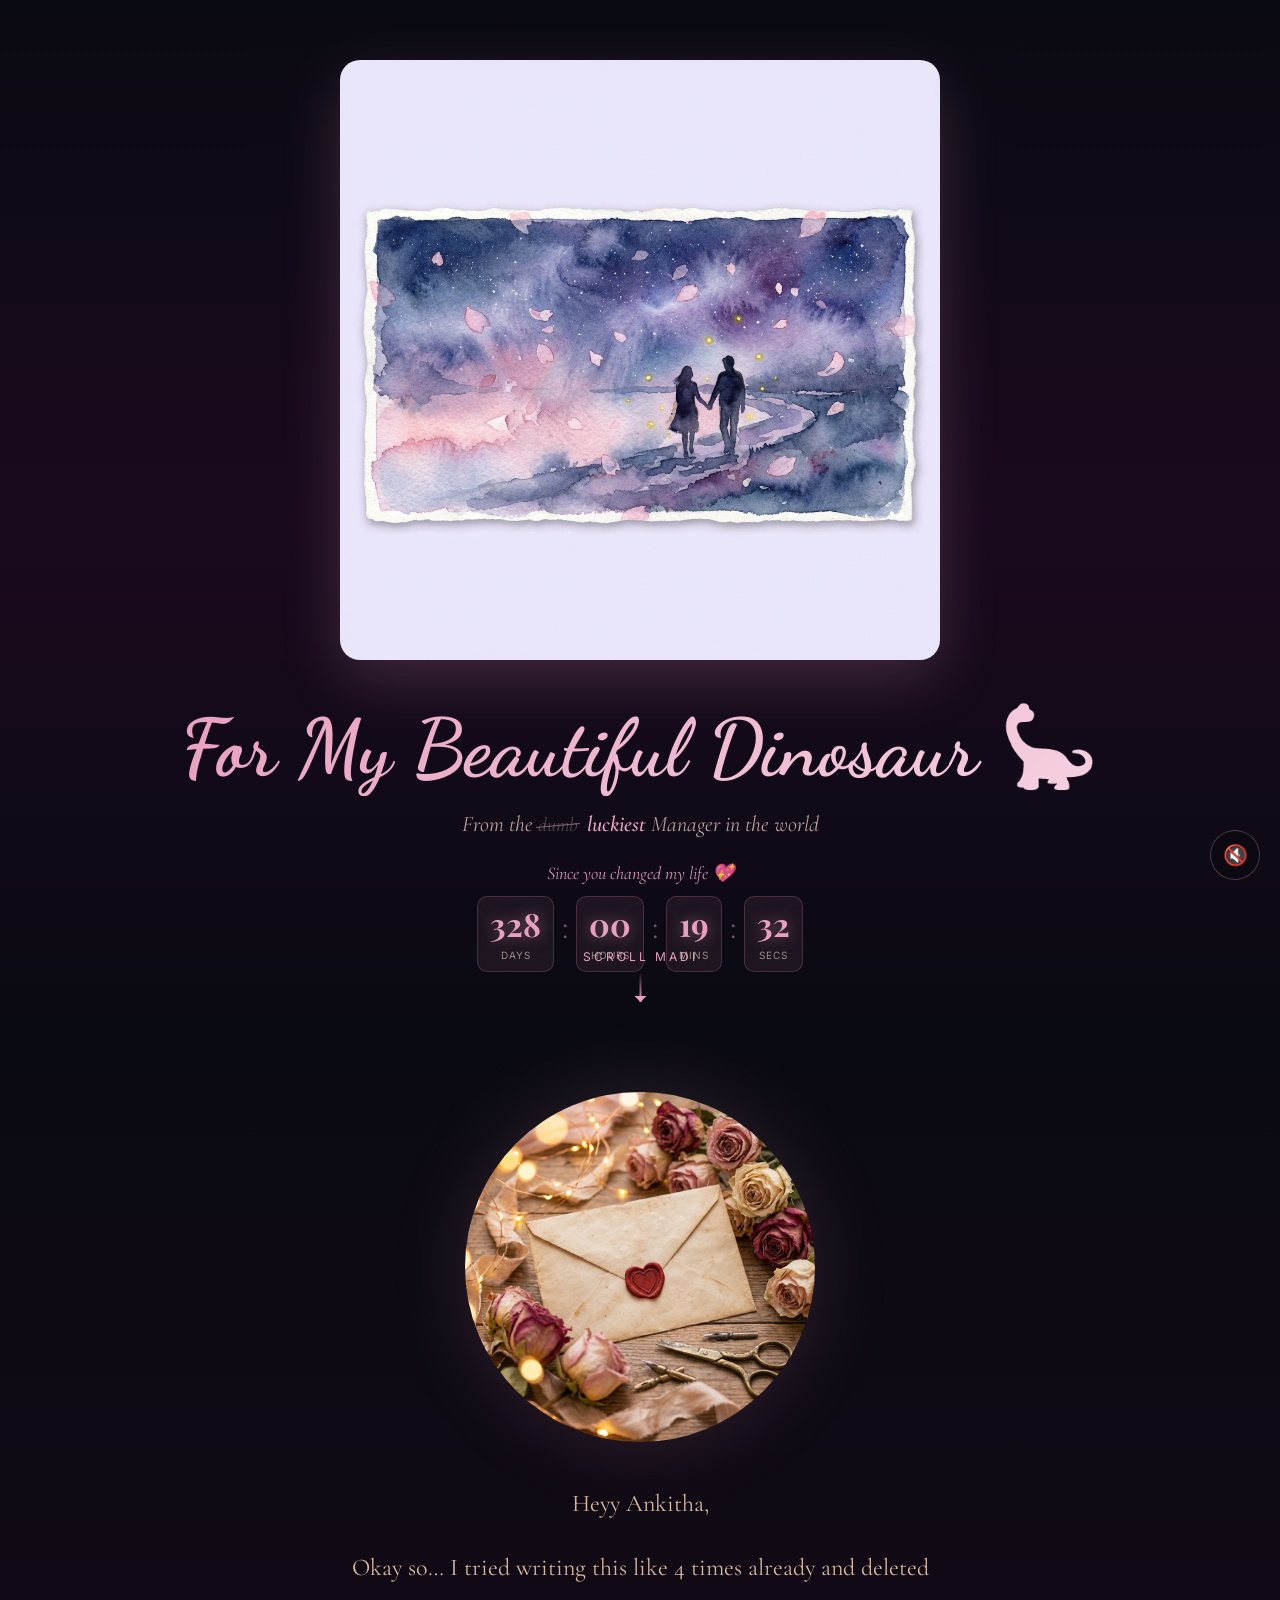
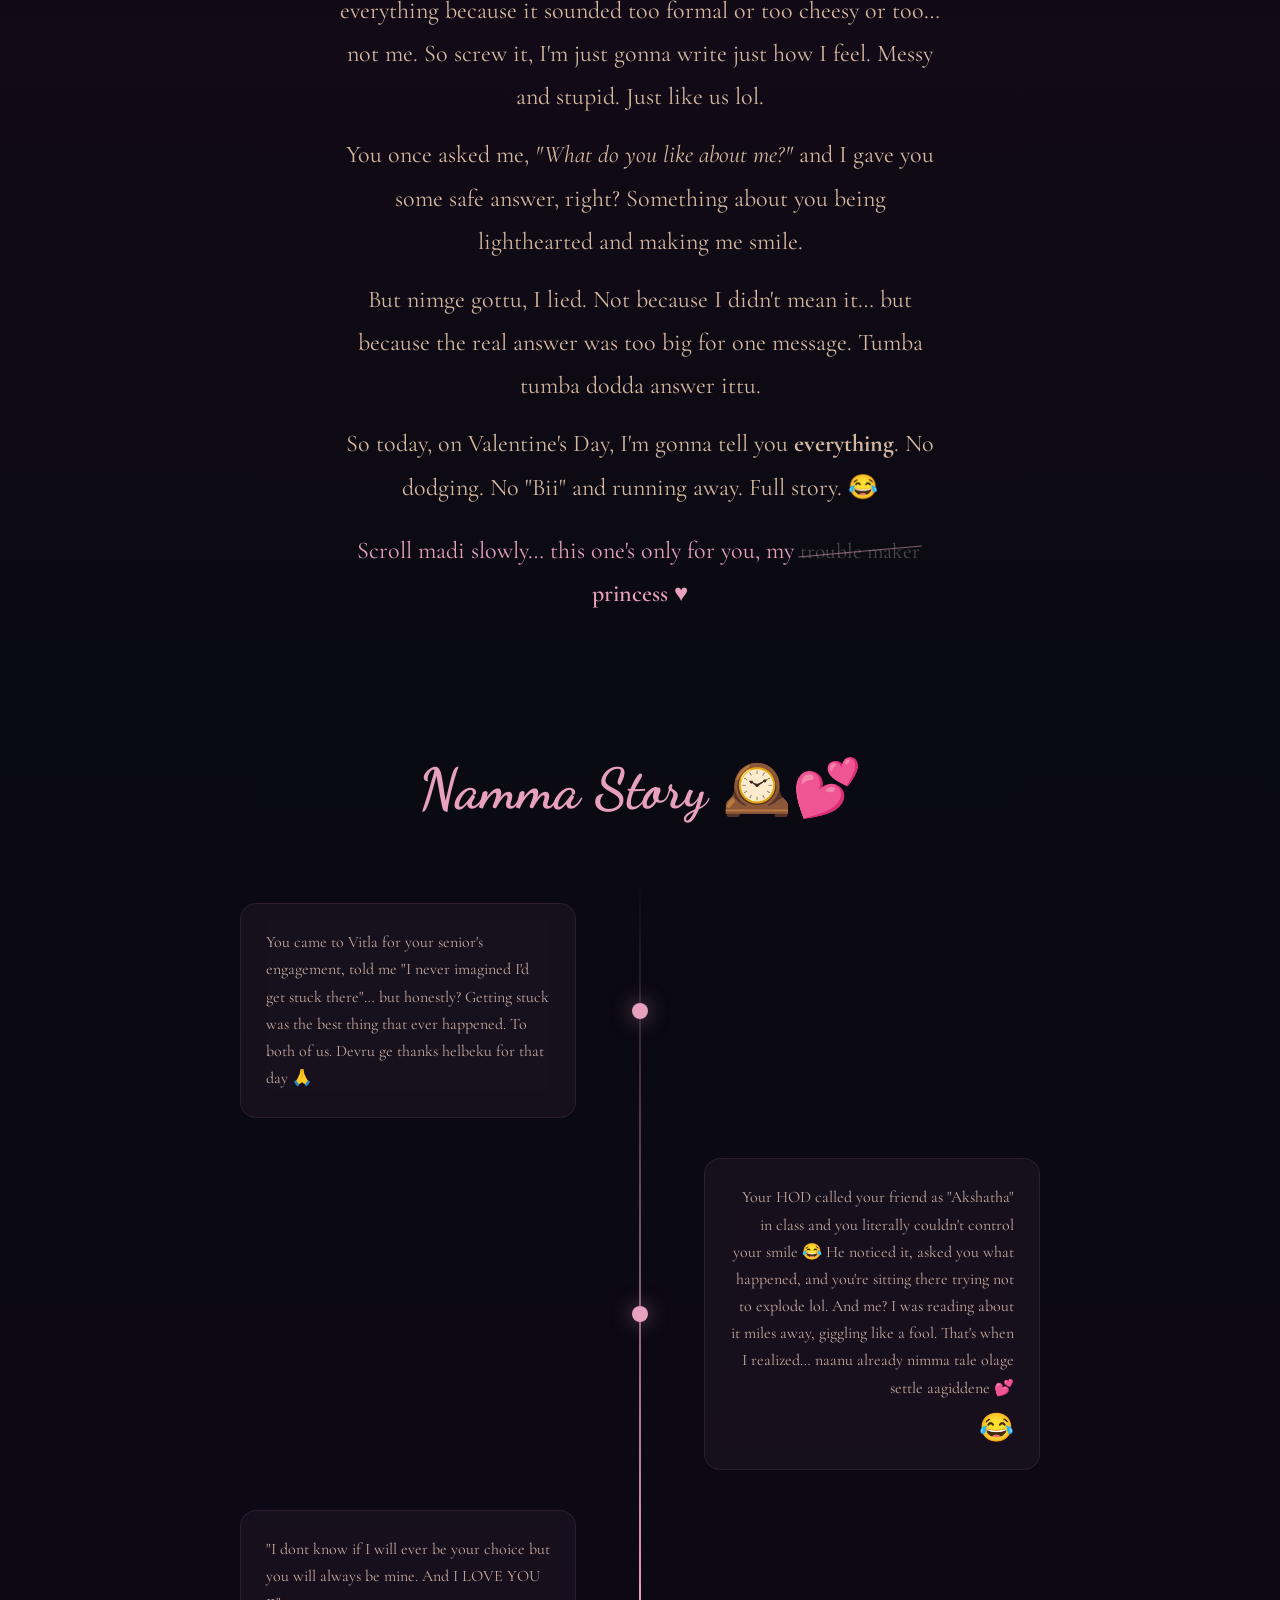
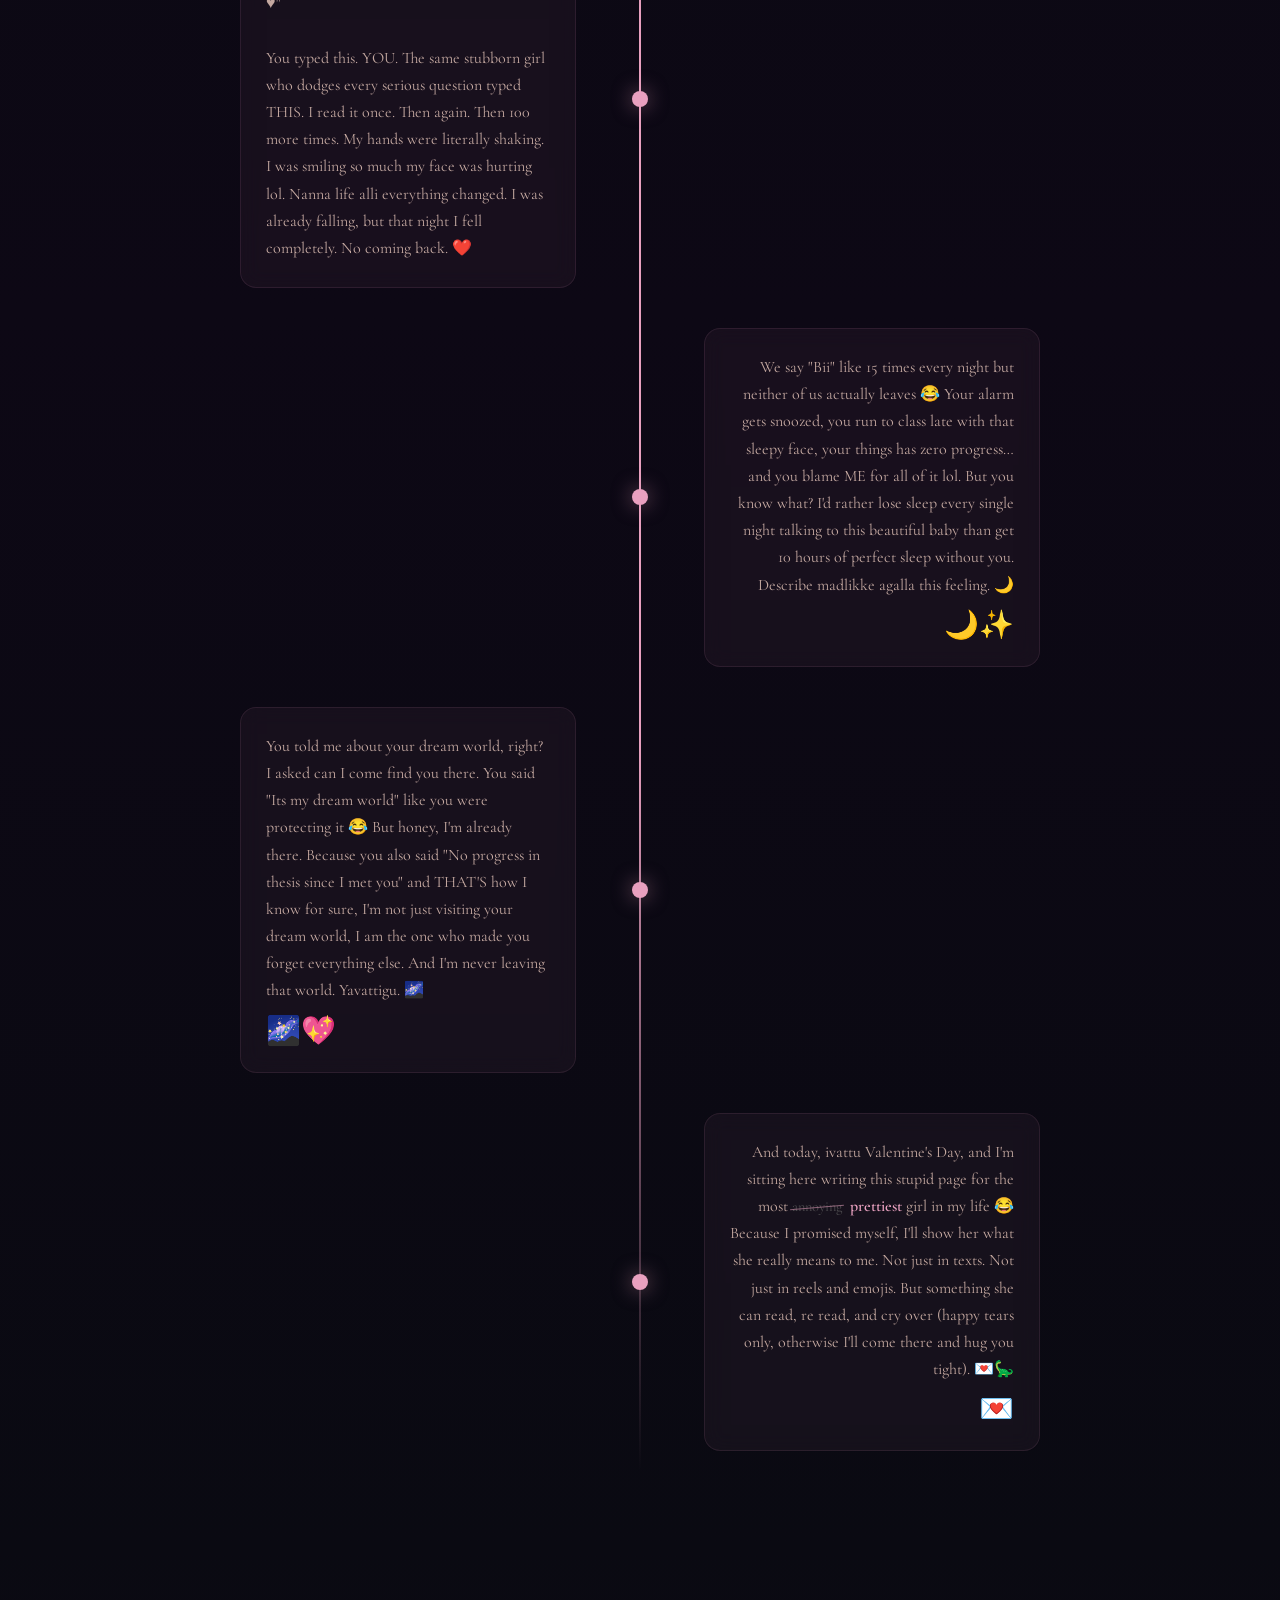
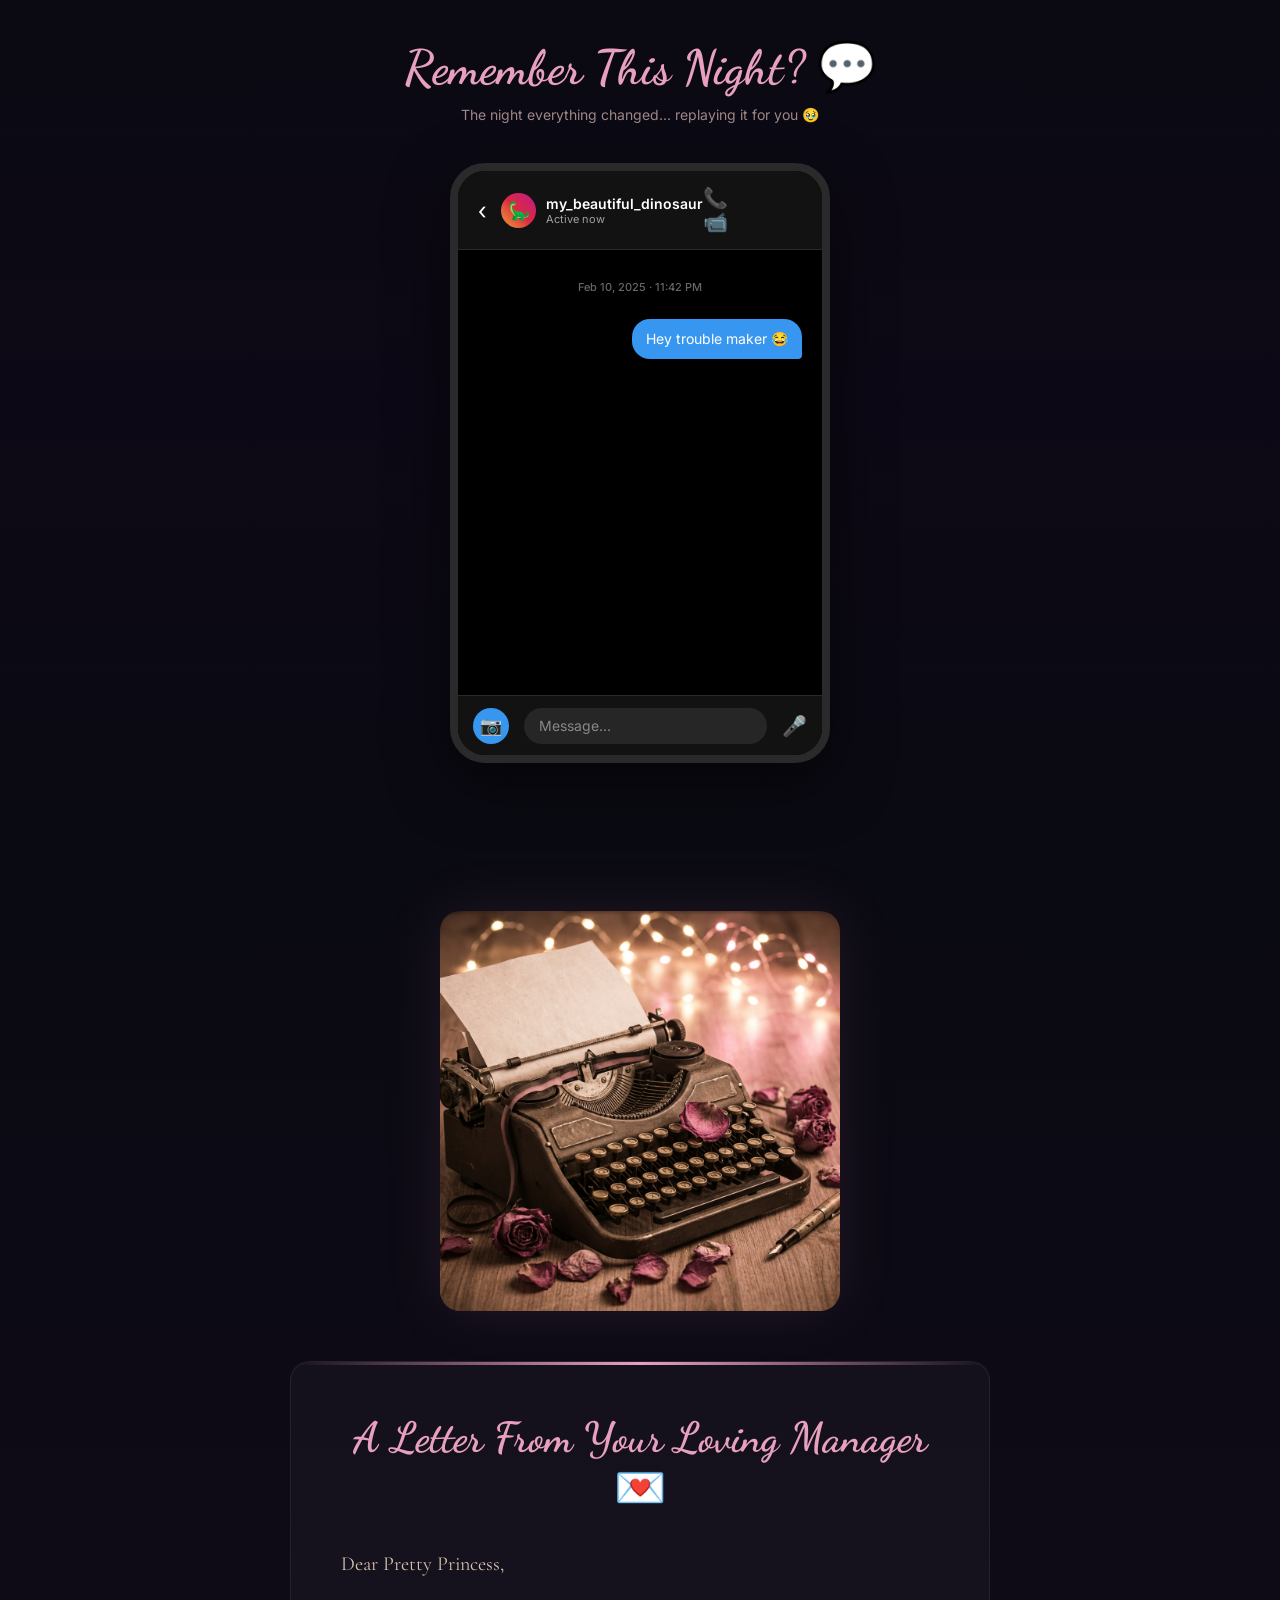
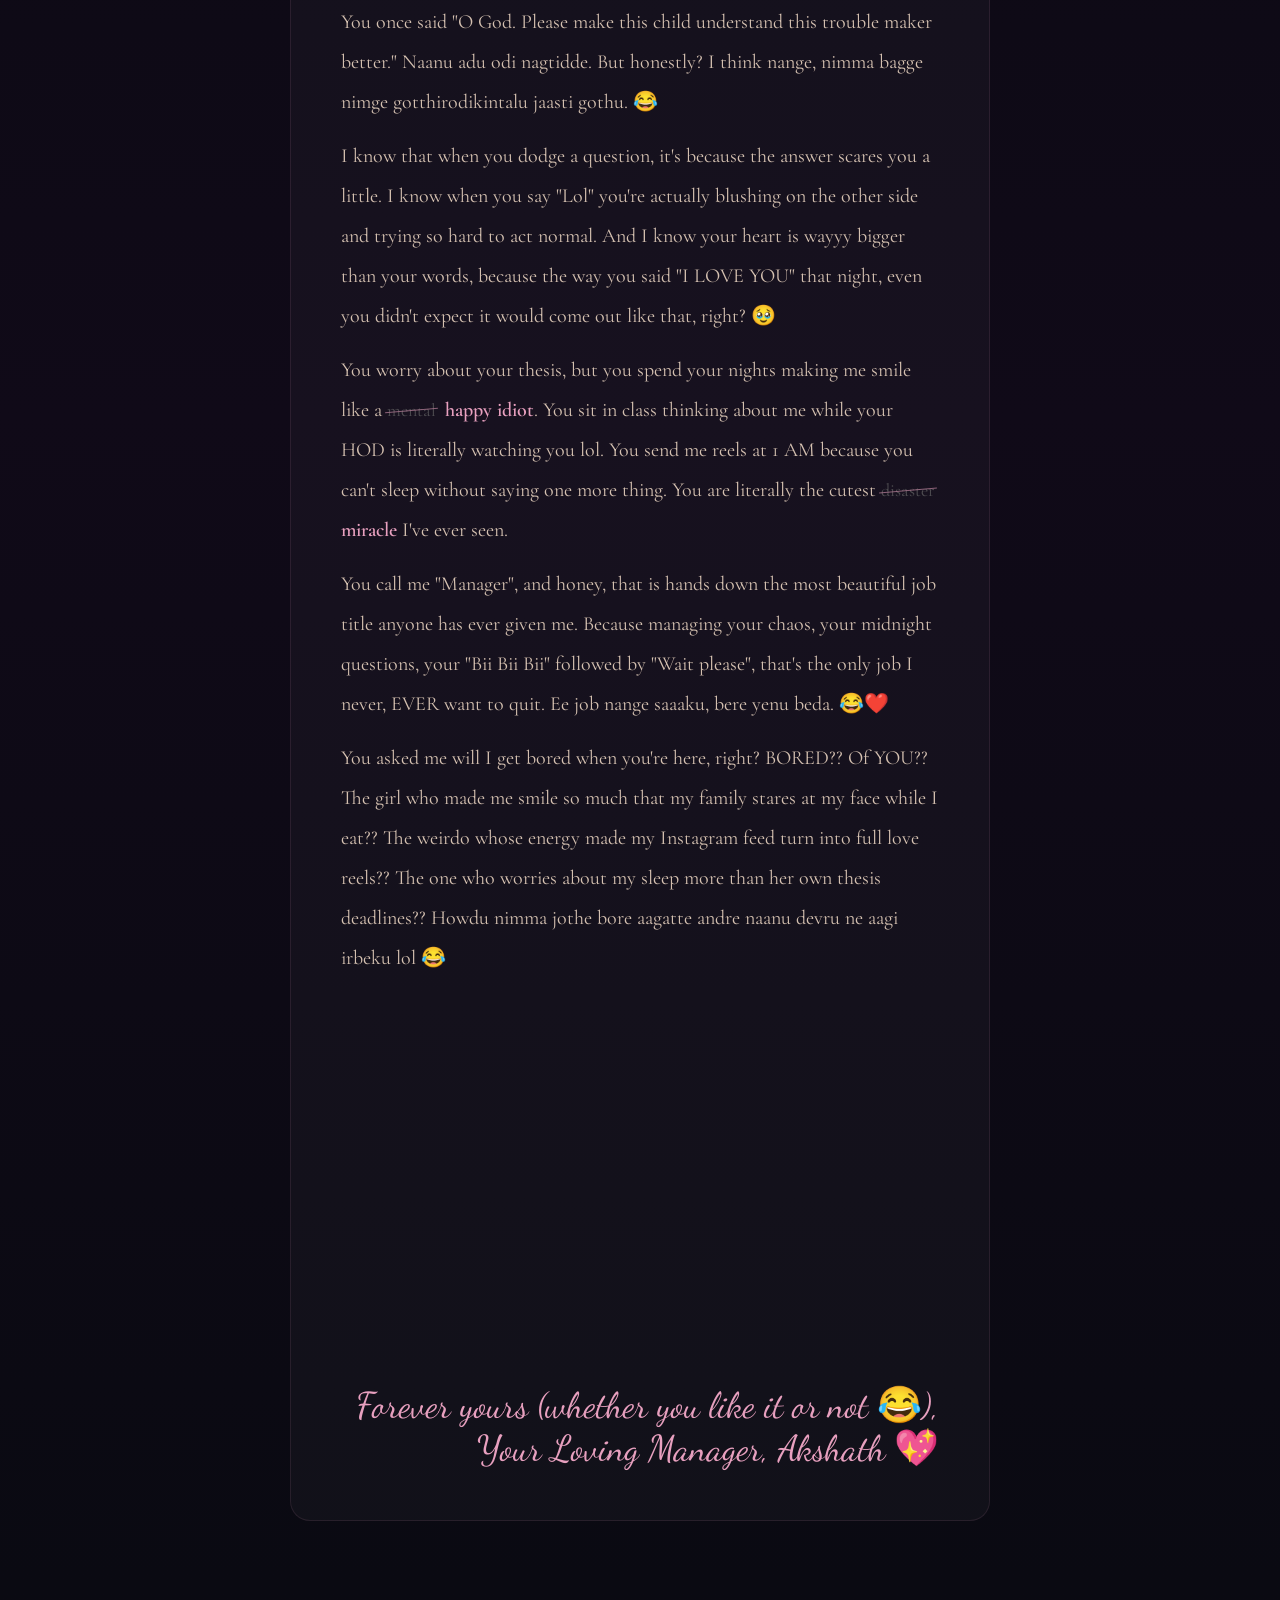
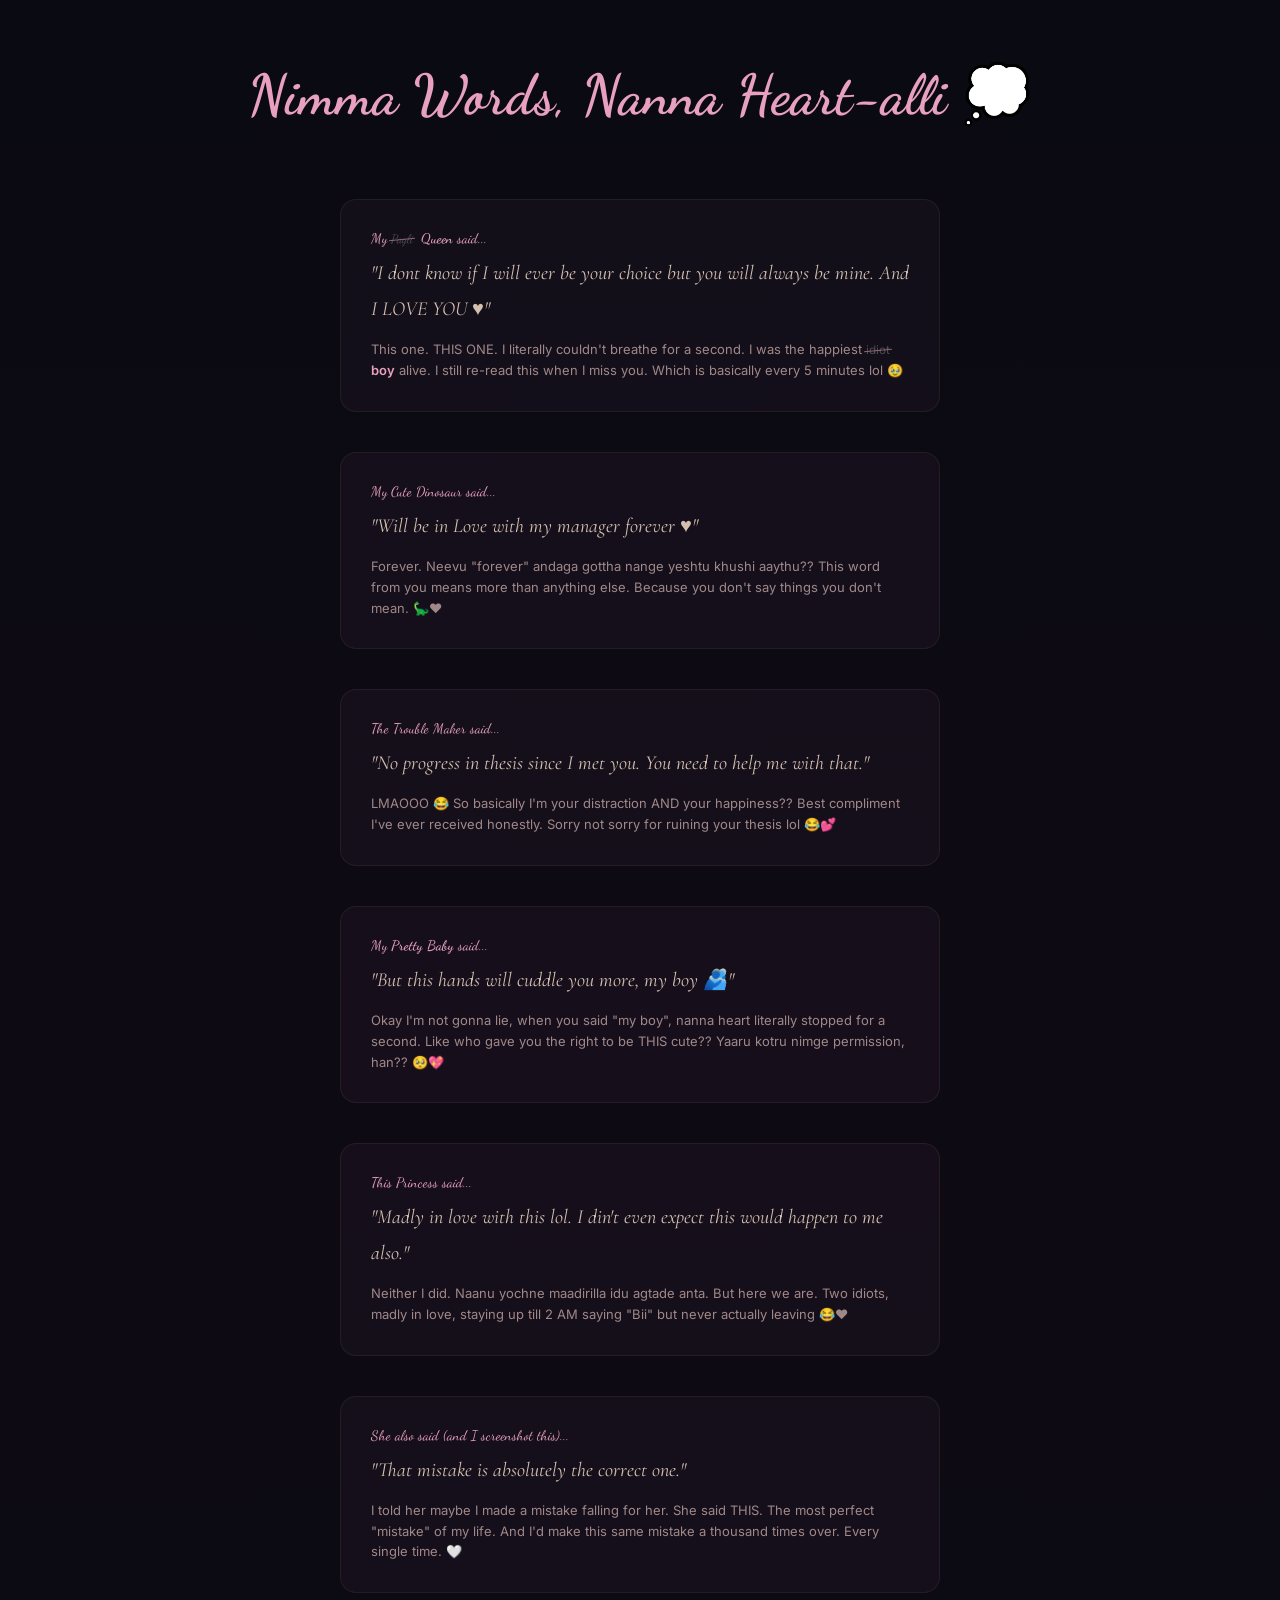
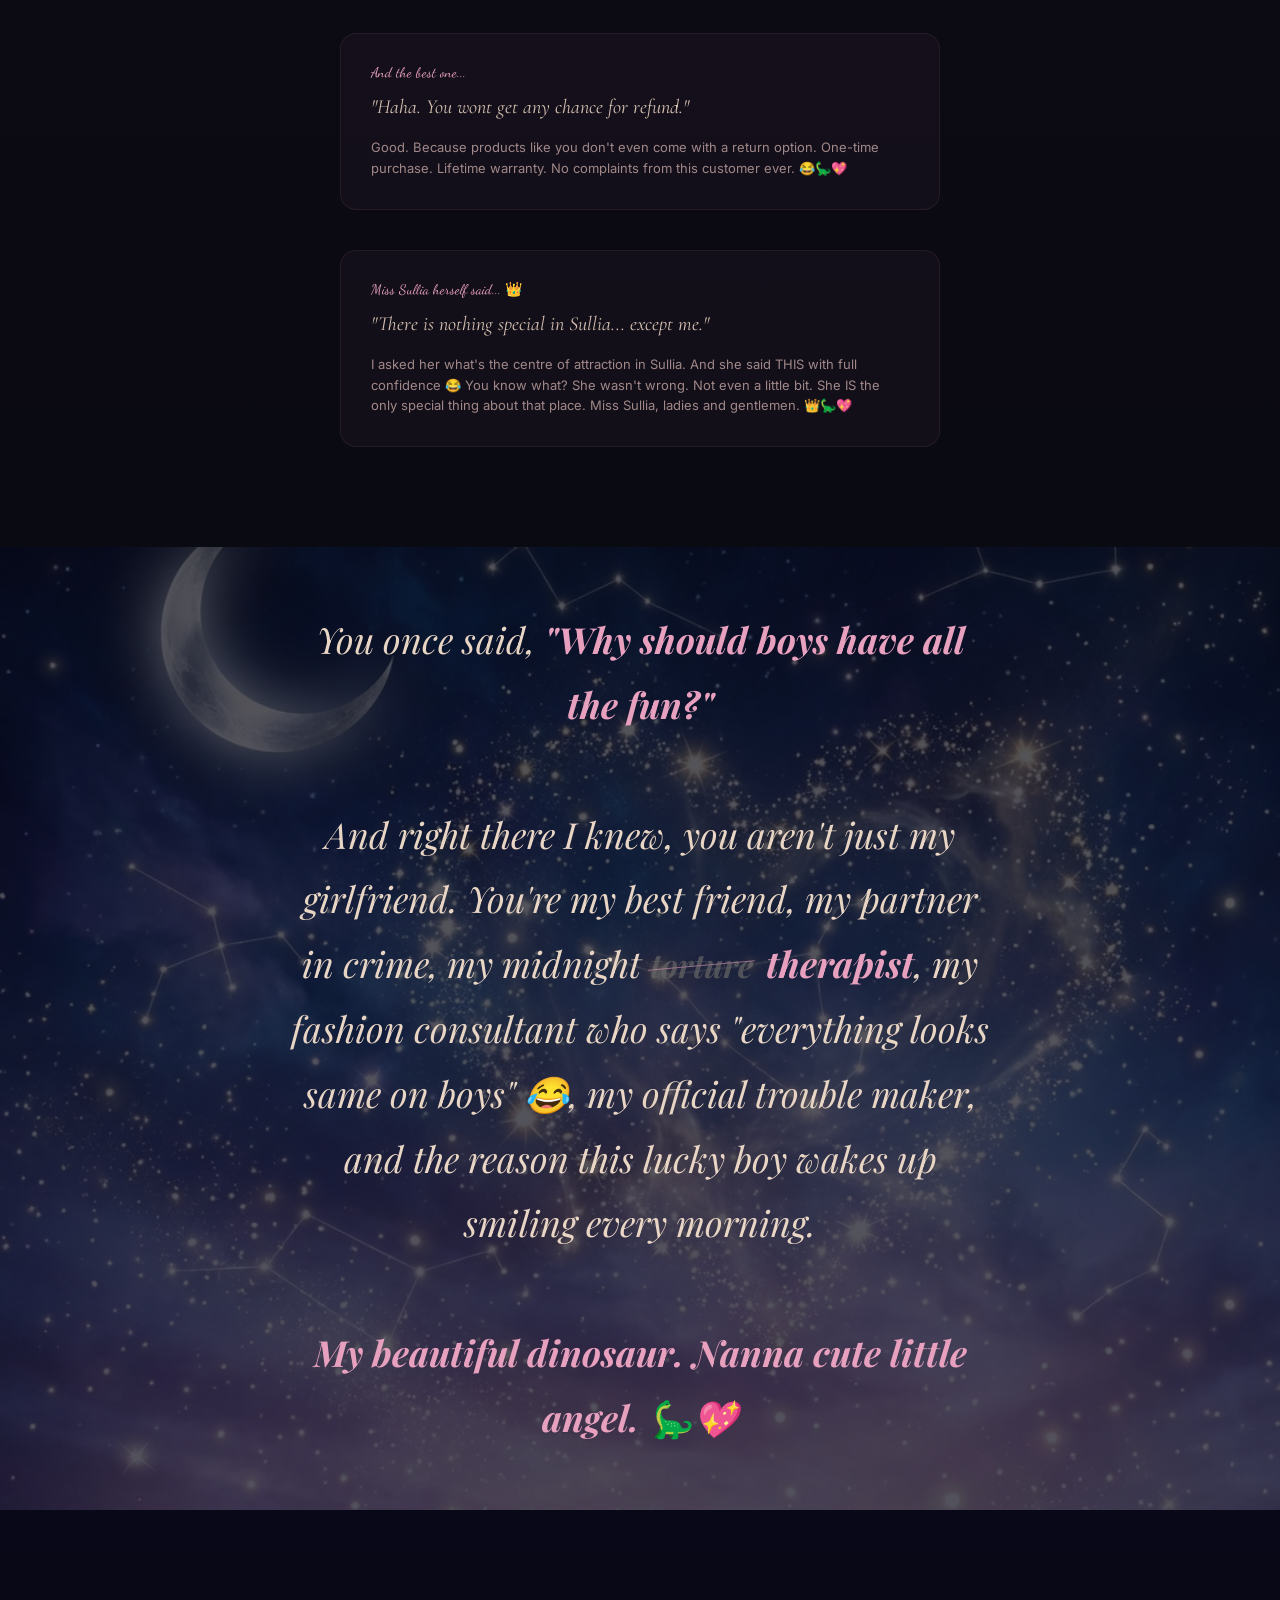
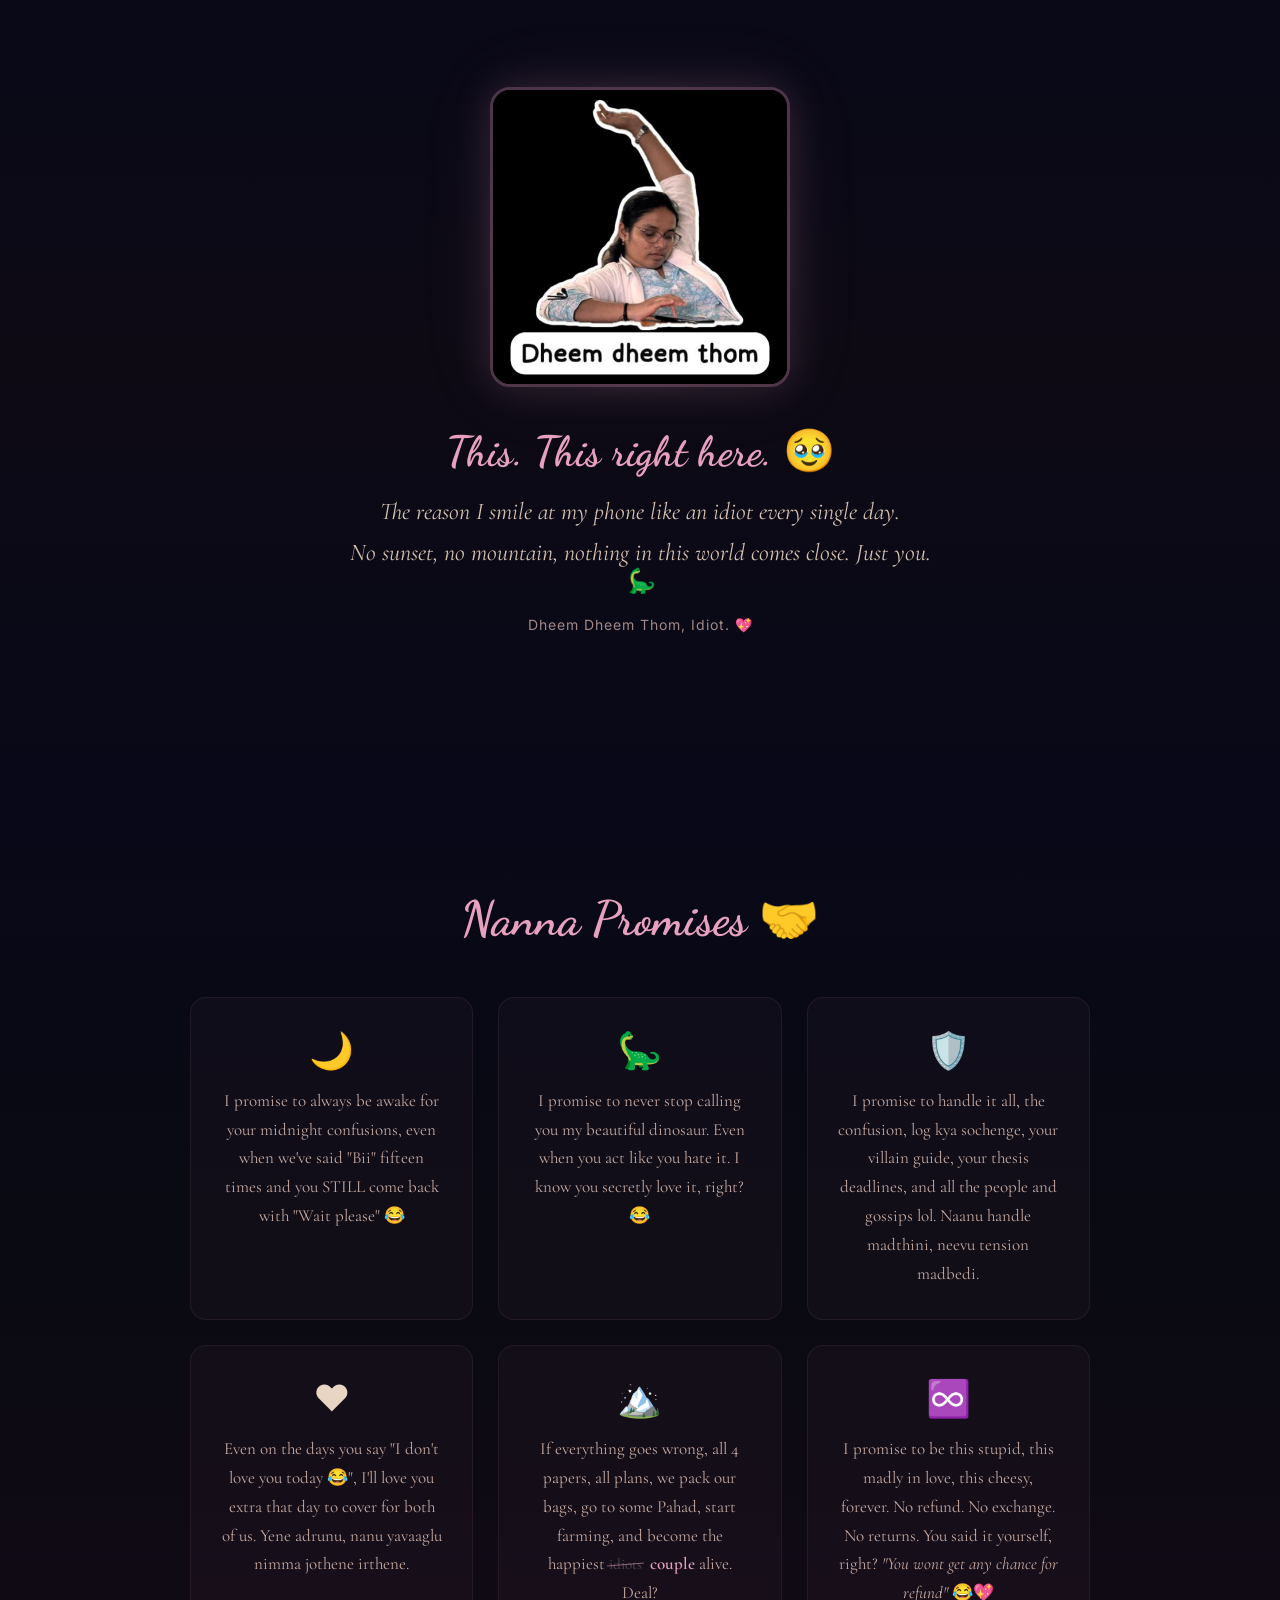
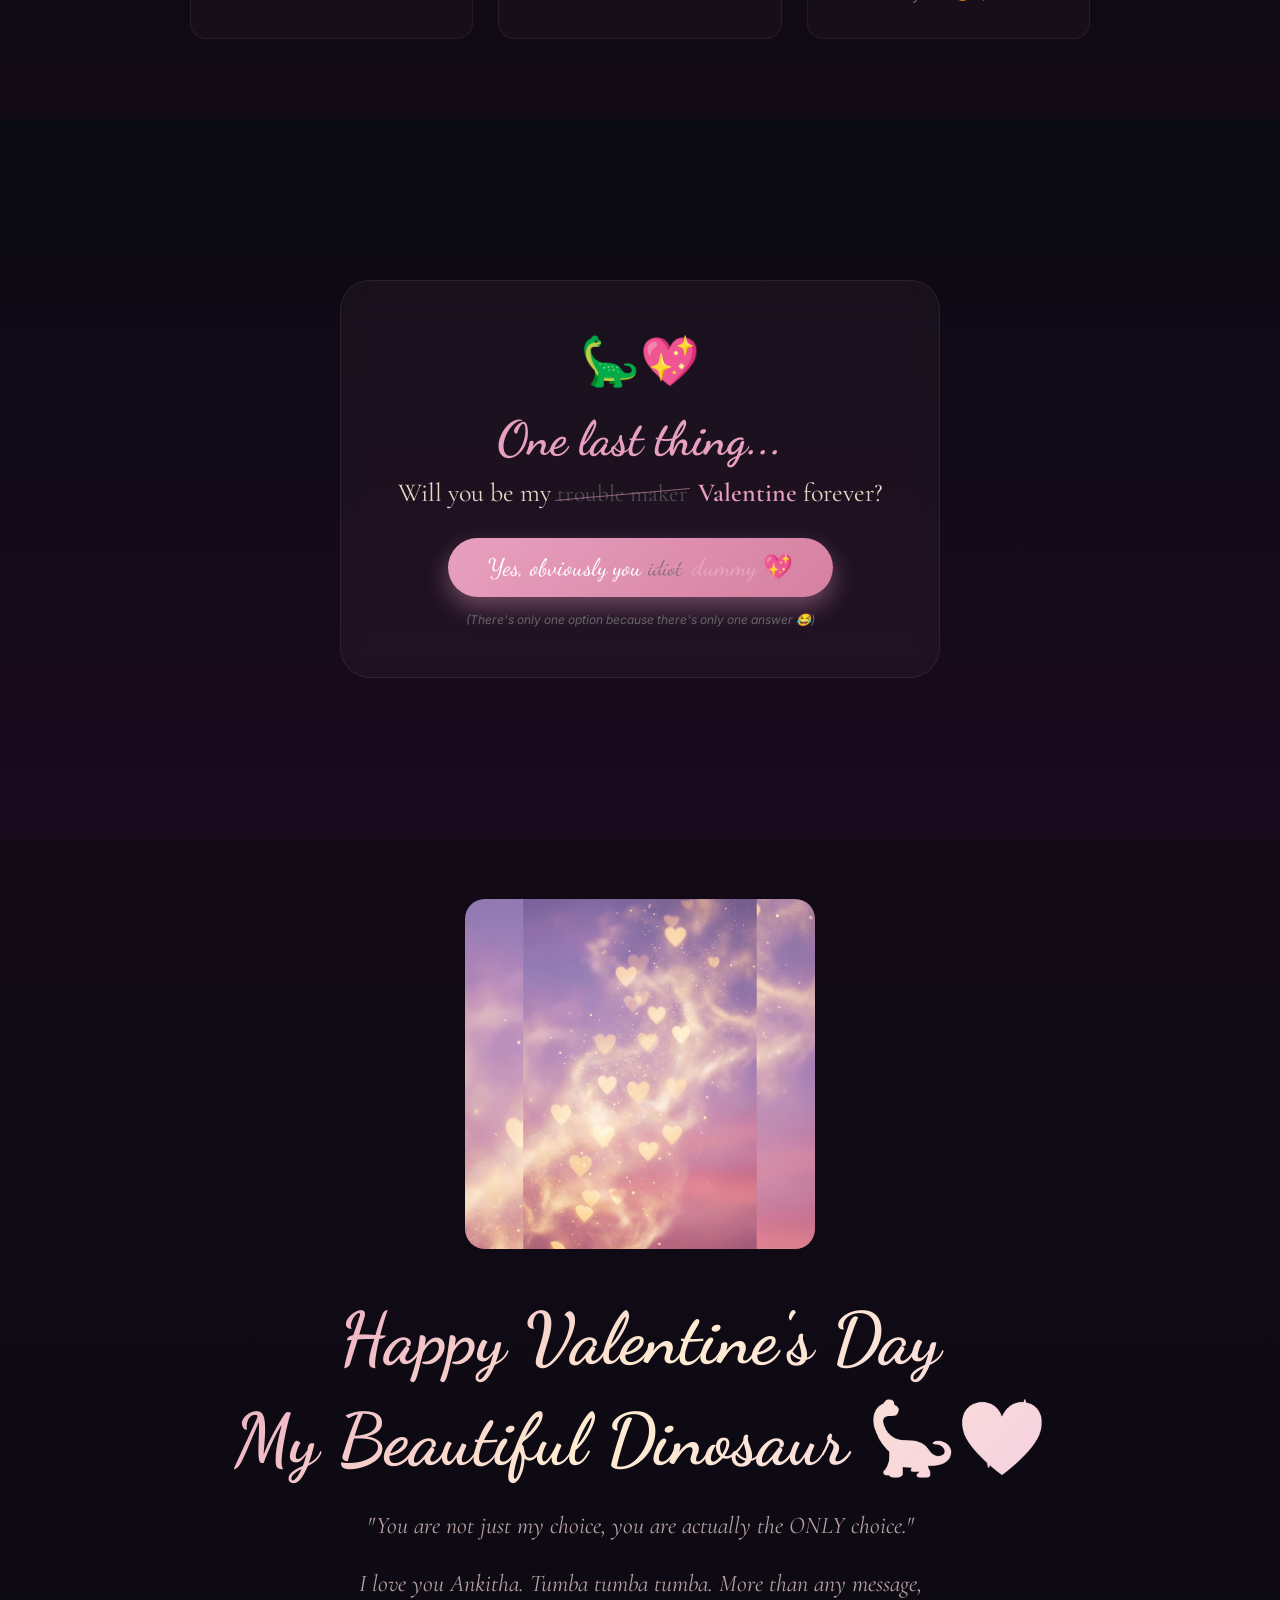
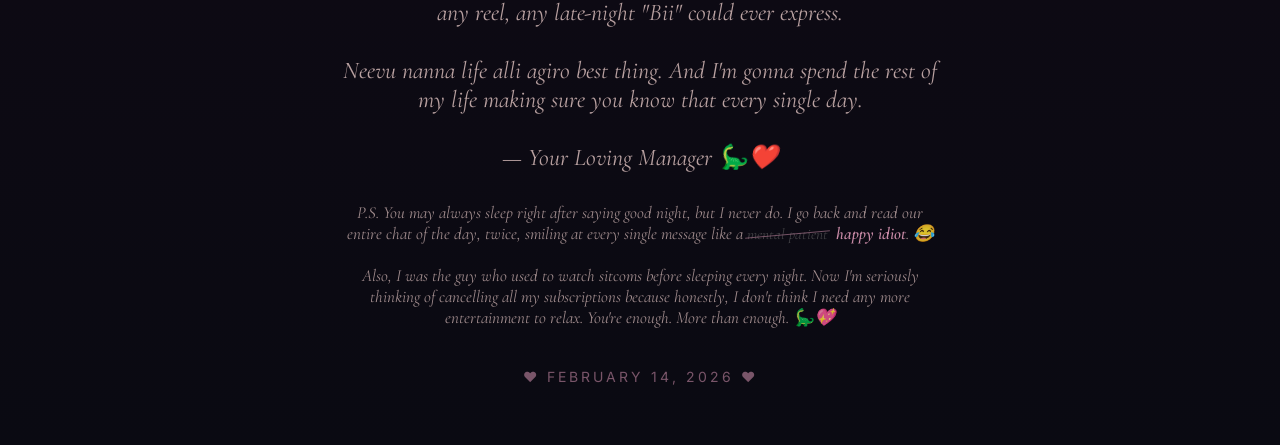
<file: index.html>
<!DOCTYPE html>
<html lang="en">

<head>
  <meta charset="UTF-8">
  <meta name="viewport" content="width=device-width, initial-scale=1.0">
  <title>For My Beautiful Dinosaur 🦕💖</title>
  <meta name="description" content="A love letter through time">
  <link rel="stylesheet" href="style.css">
</head>

<body>
  <div id="preloader">
    <div class="preloader-heart">💖</div>
    <p class="preloader-text">Wait madi... loading your surprise 🦕</p>
  </div>

  <div class="floating-hearts"></div>

  <section class="section" id="hero">
    <img src="images/hero.png" alt="" class="hero-img">
    <h1 class="hero-title">For My Beautiful Dinosaur 🦕</h1>
    <p class="hero-subtitle">From the <span class="crossed">dumb</span> <span class="replaced">luckiest</span> Manager
      in the world</p>
    <div class="live-counter">
      <p class="counter-label">Since you changed my life 💖</p>
      <div class="counter-digits">
        <div class="counter-box"><span id="counter-days">00</span><small>days</small></div>
        <div class="counter-sep">:</div>
        <div class="counter-box"><span id="counter-hours">00</span><small>hours</small></div>
        <div class="counter-sep">:</div>
        <div class="counter-box"><span id="counter-mins">00</span><small>mins</small></div>
        <div class="counter-sep">:</div>
        <div class="counter-box"><span id="counter-secs">00</span><small>secs</small></div>
      </div>
    </div>
    <div class="scroll-hint">
      <span>Scroll madi</span>
      <div class="scroll-arrow"></div>
    </div>
  </section>

  <section class="section" id="envelope-section">
    <img src="images/envelope.png" alt="" class="envelope-img">
    <div class="envelope-text">
      <p>Heyy Ankitha,</p>
      <p style="margin-top:20px">Okay so… I tried writing this like 4 times already and deleted everything because it
        sounded too formal or too cheesy or too… not me. So screw it, I'm just gonna write just how I feel. Messy and
        stupid. Just like us lol.</p>
      <p style="margin-top:15px">You once asked me, <em>"What do you like about me?"</em> and I gave you some safe
        answer, right? Something about you being lighthearted and making me smile.</p>
      <p style="margin-top:15px">But nimge gottu, I lied. Not because I didn't mean it… but because the real answer was
        too big for one message. Tumba tumba dodda answer ittu.</p>
      <p style="margin-top:15px">So today, on Valentine's Day, I'm gonna tell you <strong>everything</strong>. No
        dodging. No "Bii" and running away. Full story. 😂</p>
      <p style="margin-top:20px;color:#e8a0bf">Scroll madi slowly… this one's only for you, my <span
          class="crossed">trouble maker</span> <span class="replaced">princess</span> ♥</p>
    </div>
  </section>

  <section class="section" id="timeline">
    <h2 class="timeline-title">Namma Story 🕰️💕</h2>
    <div class="timeline-container">
      <div class="timeline-line"></div>

      <div class="timeline-item">
        <div class="timeline-dot"></div>
        <div class="timeline-content">
          <div class="timeline-text">You came to Vitla for your senior's engagement, told me "I never imagined I'd get
            stuck there"… but honestly? Getting stuck was the best thing that ever happened. To both of us. Devru ge
            thanks helbeku for that day 🙏</div>
        </div>
      </div>

      <div class="timeline-item">
        <div class="timeline-dot"></div>
        <div class="timeline-content">
          <div class="timeline-text">Your HOD called your friend as "Akshatha" in class and you literally couldn't
            control your smile 😂 He noticed it, asked you what happened, and you're sitting there trying not to explode
            lol. And me? I was reading about it miles away, giggling like a fool. That's when I realized… naanu already
            nimma tale olage settle aagiddene 💕</div>
          <span class="timeline-emoji">😂</span>
        </div>
      </div>

      <div class="timeline-item">
        <div class="timeline-dot"></div>
        <div class="timeline-content">
          <div class="timeline-text">"I dont know if I will ever be your choice but you will always be mine. And I LOVE
            YOU ♥️"<br><br>You typed this. YOU. The same stubborn girl who dodges every serious question typed THIS. I
            read it once. Then again. Then 100 more times. My hands were literally shaking. I was smiling so much my
            face was hurting lol. Nanna life alli everything changed. I was already falling, but that night I fell
            completely. No coming back. ❤️</div>
        </div>
      </div>

      <div class="timeline-item">
        <div class="timeline-dot"></div>
        <div class="timeline-content">
          <div class="timeline-text">We say "Bii" like 15 times every night but neither of us actually leaves 😂 Your
            alarm gets snoozed, you run to class late with that sleepy face, your things has zero progress… and you
            blame ME for all of it lol. But you know what? I'd rather lose sleep every single night talking to this
            beautiful baby than get 10 hours of perfect sleep without you. Describe madlikke agalla this feeling. 🌙
          </div>
          <span class="timeline-emoji">🌙✨</span>
        </div>
      </div>

      <div class="timeline-item">
        <div class="timeline-dot"></div>
        <div class="timeline-content">
          <div class="timeline-text">You told me about your dream world, right? I asked can I come find you there. You
            said "Its my dream world" like you were protecting it 😂 But honey, I'm already there. Because you also said
            "No progress in thesis since I met you" and THAT'S how I know for sure, I'm not just visiting your dream
            world, I am the one who made you forget everything else. And I'm never leaving that world. Yavattigu. 🌌
          </div>
          <span class="timeline-emoji">🌌💖</span>
        </div>
      </div>

      <div class="timeline-item">
        <div class="timeline-dot"></div>
        <div class="timeline-content">
          <div class="timeline-text">And today, ivattu Valentine's Day, and I'm sitting here writing this stupid page
            for the most <span class="crossed">annoying</span> <span class="replaced">prettiest</span> girl in my life
            😂 Because I promised myself, I'll show her what she really means to me. Not just in texts. Not just in
            reels and emojis. But something she can read, re read, and cry over (happy tears only, otherwise I'll come
            there and hug you tight). 💌🦕</div>
          <span class="timeline-emoji">💌</span>
        </div>
      </div>
    </div>
  </section>

  <section class="section" id="ig-replay">
    <h2 class="ig-replay-title">Remember This Night? 💬</h2>
    <p class="ig-replay-sub">The night everything changed... replaying it for you 🥹</p>
    <div class="ig-phone">
      <div class="ig-header">
        <div class="ig-back">‹</div>
        <div class="ig-profile">
          <div class="ig-avatar">🦕</div>
          <div class="ig-name">
            <span class="ig-username">my_beautiful_dinosaur</span>
            <span class="ig-status">Active now</span>
          </div>
        </div>
        <div class="ig-icons">📞 📹</div>
      </div>
      <div class="ig-chat" id="ig-chat"></div>
      <div class="ig-input-bar">
        <span class="ig-camera">📷</span>
        <span class="ig-input-text">Message...</span>
        <span class="ig-mic">🎤</span>
      </div>
    </div>
  </section>

  <section class="section" id="love-letter">
    <img src="images/typewriter.png" alt="" class="typewriter-img">
    <div class="letter-container">
      <h2 class="letter-heading">A Letter From Your Loving Manager 💌</h2>
      <div class="letter-body" id="letter-body">
        <p class="line">Dear Pretty Princess,</p>
        <p class="line" style="margin-top:18px">You once said "O God. Please make this child understand this trouble
          maker better." Naanu adu odi nagtidde. But honestly? I think nange, nimma bagge nimge gotthirodikintalu jaasti
          gothu. 😂</p>
        <p class="line" style="margin-top:14px">I know that when you dodge a question, it's because the answer scares
          you a little. I know when you say "Lol" you're actually blushing on the other side and trying so hard to act
          normal. And I know your heart is wayyy bigger than your words, because the way you said "I LOVE YOU" that
          night, even you didn't expect it would come out like that, right? 🥹</p>
        <p class="line" style="margin-top:14px">You worry about your thesis, but you spend your nights making me smile
          like a <span class="crossed">mental</span> <span class="replaced">happy idiot</span>. You sit in class
          thinking about me while your HOD is literally watching you lol. You send me reels at 1 AM because you can't
          sleep without saying one more thing. You are literally the cutest <span class="crossed">disaster</span> <span
            class="replaced">miracle</span> I've ever seen.</p>
        <p class="line" style="margin-top:14px">You call me "Manager", and honey, that is hands down the most beautiful
          job title anyone has ever given me. Because managing your chaos, your midnight questions, your "Bii Bii Bii"
          followed by "Wait please", that's the only job I never, EVER want to quit. Ee job nange saaaku, bere yenu
          beda. 😂❤️</p>
        <p class="line" style="margin-top:14px">You asked me will I get bored when you're here, right? BORED?? Of YOU??
          The girl who made me smile so much that my family stares at my face while I eat?? The weirdo whose energy made
          my Instagram feed turn into full love reels?? The one who worries about my sleep more than her own thesis
          deadlines?? Howdu nimma jothe bore aagatte andre naanu devru ne aagi irbeku lol 😂</p>
        <p class="line" style="margin-top:14px">Never. Not in this lifetime. Not in seven lifetimes. Ee janmakke beda.
        </p>
        <p class="line" style="margin-top:14px">You told me "Haha. You wont get any chance for refund." Good. Because I
          was never planning to return the most beautiful headache that God ever gave me. No return, no exchange, no
          refund. You're stuck with me now, <span class="replaced">princess</span> 😂♥️</p>
        <p class="line" style="margin-top:14px">You are not just my choice. You are my ONLY choice. Yavattigoo neevu
          maatra. And you will always, always be. ♥️</p>
        <p class="line" style="margin-top:14px"><span class="cursor"></span></p>
      </div>
      <div class="letter-sign">Forever yours (whether you like it or not 😂),<br>Your Loving Manager, Akshath 💖</div>
    </div>
  </section>

  <section class="section" id="memories">
    <h2 class="memories-title">Nimma Words, Nanna Heart-alli 💭</h2>

    <div class="memory-card">
      <div class="memory-who">My <span class="crossed">Pagli</span> <span class="replaced">Queen</span> said...</div>
      <div class="memory-quote">"I dont know if I will ever be your choice but you will always be mine. And I LOVE YOU
        ♥️"</div>
      <div class="memory-note">This one. THIS ONE. I literally couldn't breathe for a second. I was the happiest <span
          class="crossed">idiot</span> <span class="replaced">boy</span> alive. I still re-read this when I miss you.
        Which is basically every 5 minutes lol 🥹</div>
    </div>

    <div class="memory-card">
      <div class="memory-who">My Cute Dinosaur said...</div>
      <div class="memory-quote">"Will be in Love with my manager forever ♥️"</div>
      <div class="memory-note">Forever. Neevu "forever" andaga gottha nange yeshtu khushi aaythu?? This word from you
        means more than anything else. Because you don't say things you don't mean. 🦕❤️</div>
    </div>

    <div class="memory-card">
      <div class="memory-who">The Trouble Maker said...</div>
      <div class="memory-quote">"No progress in thesis since I met you. You need to help me with that."</div>
      <div class="memory-note">LMAOOO 😂 So basically I'm your distraction AND your happiness?? Best compliment I've
        ever received honestly. Sorry not sorry for ruining your thesis lol 😂💕</div>
    </div>

    <div class="memory-card">
      <div class="memory-who">My <span class="replaced">Pretty Baby</span> said...</div>
      <div class="memory-quote">"But this hands will cuddle you more, my boy 🫂"</div>
      <div class="memory-note">Okay I'm not gonna lie, when you said "my boy", nanna heart literally stopped for a
        second. Like who gave you the right to be THIS cute?? Yaaru kotru nimge permission, han?? 🥺💖</div>
    </div>

    <div class="memory-card">
      <div class="memory-who">This Princess said...</div>
      <div class="memory-quote">"Madly in love with this lol. I din't even expect this would happen to me also."</div>
      <div class="memory-note">Neither I did. Naanu yochne maadirilla idu agtade anta. But here we are. Two idiots,
        madly in love, staying up till 2 AM saying "Bii" but never actually leaving 😂❤️</div>
    </div>

    <div class="memory-card">
      <div class="memory-who">She also said (and I screenshot this)...</div>
      <div class="memory-quote">"That mistake is absolutely the correct one."</div>
      <div class="memory-note">I told her maybe I made a mistake falling for her. She said THIS. The most perfect
        "mistake" of my life. And I'd make this same mistake a thousand times over. Every single time. 🤍</div>
    </div>

    <div class="memory-card">
      <div class="memory-who">And the best one...</div>
      <div class="memory-quote">"Haha. You wont get any chance for refund."</div>
      <div class="memory-note">Good. Because products like you don't even come with a return option. One-time purchase.
        Lifetime warranty. No complaints from this customer ever. 😂🦕💖</div>
    </div>

    <div class="memory-card">
      <div class="memory-who">Miss Sullia herself said... 👑</div>
      <div class="memory-quote">"There is nothing special in Sullia... except me."</div>
      <div class="memory-note">I asked her what's the centre of attraction in Sullia. And she said THIS with full
        confidence 😂 You know what? She wasn't wrong. Not even a little bit. She IS the only special thing about that
        place. Miss Sullia, ladies and gentlemen. 👑🦕💖</div>
    </div>
  </section>

  <section class="section" id="starry">
    <img src="images/starry.png" alt="" class="starry-bg">
    <div class="starry-content">
      <p class="starry-text">
        You once said, <span>"Why should boys have all the fun?"</span>
        <br><br>
        And right there I knew, you aren't just my girlfriend. You're my best friend, my partner in crime, my midnight
        <span class="crossed">torture</span> <span class="replaced">therapist</span>, my fashion consultant who says
        "everything looks same on boys" 😂, my official trouble maker, and the reason this lucky boy wakes up smiling
        every morning.
        <br><br>
        <span>My beautiful dinosaur. Nanna cute little angel. 🦕💖</span>
      </p>
    </div>
  </section>

  <section class="section" id="her-photo">
    <div class="her-photo-container">
      <div class="her-photo-glow"></div>
      <img src="images/her.JPG" alt="" class="her-img">
    </div>
    <div class="her-photo-text">
      <h2 class="her-caption">This. This right here. 🥹</h2>
      <p class="her-sub">The reason I smile at my phone like an idiot every single day.</p>
      <p class="her-sub">No sunset, no mountain, nothing in this world comes close. Just you. 🦕</p>
      <p class="her-sub2">Dheem Dheem Thom, Idiot. 💖</p>
    </div>
  </section>

  <section class="section" id="promises">
    <h2 class="promises-title">Nanna Promises 🤝</h2>
    <div class="promise-grid">
      <div class="promise-card">
        <div class="promise-icon">🌙</div>
        <div class="promise-text">I promise to always be awake for your midnight confusions, even when we've said "Bii"
          fifteen times and you STILL come back with "Wait please" 😂</div>
      </div>
      <div class="promise-card">
        <div class="promise-icon">🦕</div>
        <div class="promise-text">I promise to never stop calling you my beautiful dinosaur. Even when you act like you
          hate it. I know you secretly love it, right? 😂</div>
      </div>
      <div class="promise-card">
        <div class="promise-icon">🛡️</div>
        <div class="promise-text">I promise to handle it all, the confusion, log kya sochenge, your villain guide, your
          thesis deadlines, and all the people and gossips lol. Naanu handle madthini, neevu tension madbedi.</div>
      </div>
      <div class="promise-card">
        <div class="promise-icon">❤️</div>
        <div class="promise-text">Even on the days you say "I don't love you today 😂", I'll love you extra that day to
          cover for both of us. Yene adrunu, nanu yavaaglu nimma jothene irthene.</div>
      </div>
      <div class="promise-card">
        <div class="promise-icon">🏔️</div>
        <div class="promise-text">If everything goes wrong, all 4 papers, all plans, we pack our bags, go to some Pahad,
          start farming, and become the happiest <span class="crossed">idiots</span> <span
            class="replaced">couple</span> alive. Deal?</div>
      </div>
      <div class="promise-card">
        <div class="promise-icon">♾️</div>
        <div class="promise-text">I promise to be this stupid, this madly in love, this cheesy, forever. No refund. No
          exchange. No returns. You said it yourself, right? <em>"You wont get any chance for refund"</em> 😂💖</div>
      </div>
    </div>
  </section>

  <section class="section" id="question-section">
    <div class="question-box">
      <p class="question-emoji">🦕💖</p>
      <h2 class="question-text">One last thing...</h2>
      <p class="question-sub">Will you be my <span class="crossed">trouble maker</span> <span
          class="replaced">Valentine</span> forever?</p>
      <button id="yes-btn">Yes, obviously you <span class="crossed">idiot</span> <span class="replaced">dummy</span>
        💖</button>
      <p class="question-note">(There's only one option because there's only one answer 😂)</p>
    </div>
    <div id="heart-explosion" class="heart-explosion"></div>
    <div id="post-yes" class="post-yes">
      <p class="post-yes-text">I knew it 😂💖🦕</p>
    </div>
  </section>

  <section class="section" id="finale">
    <img src="images/hearts.png" alt="" class="finale-hearts">
    <h2 class="finale-text">Happy Valentine's Day<br>My Beautiful Dinosaur 🦕💖</h2>
    <p class="finale-sub">"You are not just my choice, you are actually the ONLY choice."<br><br>I love you Ankitha.
      Tumba tumba tumba. More than any message, any reel, any late-night "Bii" could ever express.<br><br>Neevu nanna
      life alli agiro best thing. And I'm gonna spend the rest of my life making sure you know that every single
      day.<br><br>— Your Loving Manager 🦕❤️</p>
    <p class="finale-sub" style="margin-top:30px;font-size:clamp(14px,2vw,17px);opacity:0.85">
      P.S. You may always sleep right after saying good night, but I never do. I go back and read our entire chat of the
      day, twice, smiling at every single message like a <span class="crossed">mental patient</span> <span
        class="replaced">happy idiot</span>. 😂<br><br>
      Also, I was the guy who used to watch sitcoms before sleeping every night. Now I'm seriously thinking of
      cancelling all my subscriptions because honestly, I don't think I need any more entertainment to relax. You're
      enough. More than enough. 🦕💖
    </p>
    <p class="finale-date">♥ FEBRUARY 14, 2026 ♥</p>
  </section>

  <button id="music-toggle" title="Toggle Music">🔇</button>

  <script src="https://www.youtube.com/iframe_api"></script>

  <div id="yt-wrapper"
    style="position:fixed;bottom:0;left:0;width:1px;height:1px;opacity:0.01;pointer-events:none;overflow:hidden;">
    <div id="yt-player"></div>
  </div>

  <script src="script.js"></script>
</body>

</html>
</file>
<file: style.css>
@import url('https://fonts.googleapis.com/css2?family=Dancing+Script:wght@400;700&family=Playfair+Display:ital,wght@0,400;0,700;1,400&family=Inter:wght@300;400;500&family=Cormorant+Garamond:ital,wght@0,400;0,600;1,400&display=swap');

* {
    margin: 0;
    padding: 0;
    box-sizing: border-box
}

html {
    scroll-behavior: smooth;
    overflow-x: hidden
}

body {
    background: #0a0a12;
    color: #e8d5c4;
    font-family: 'Inter', sans-serif;
    overflow-x: hidden
}

#preloader {
    position: fixed;
    inset: 0;
    z-index: 9999;
    background: #0a0a12;
    display: flex;
    flex-direction: column;
    align-items: center;
    justify-content: center;
    transition: opacity 1s ease
}

#preloader.hidden {
    opacity: 0;
    pointer-events: none
}

.preloader-heart {
    font-size: 60px;
    animation: heartbeat 1s ease-in-out infinite
}

.preloader-text {
    font-family: 'Dancing Script', cursive;
    font-size: 24px;
    color: #e8a0bf;
    margin-top: 20px;
    opacity: 0;
    animation: fadeInUp 1s ease forwards 0.5s
}

@keyframes heartbeat {

    0%,
    100% {
        transform: scale(1)
    }

    50% {
        transform: scale(1.3)
    }
}

.floating-hearts {
    position: fixed;
    inset: 0;
    pointer-events: none;
    z-index: 0;
    overflow: hidden
}

.fh {
    position: absolute;
    color: #e8a0bf;
    opacity: 0;
    animation: floatHeart linear infinite;
    font-size: 20px
}

@keyframes floatHeart {
    0% {
        transform: translateY(100vh) rotate(0deg);
        opacity: 0
    }

    10% {
        opacity: 0.3
    }

    90% {
        opacity: 0.1
    }

    100% {
        transform: translateY(-10vh) rotate(360deg);
        opacity: 0
    }
}

.section {
    min-height: 100vh;
    display: flex;
    align-items: center;
    justify-content: center;
    position: relative;
    z-index: 1;
    padding: 60px 20px
}

#hero {
    flex-direction: column;
    text-align: center;
    background: linear-gradient(180deg, #0a0a12 0%, #1a0a1e 50%, #0a0a12 100%)
}

.hero-img {
    width: min(600px, 90vw);
    border-radius: 20px;
    box-shadow: 0 20px 60px rgba(232, 160, 191, 0.2);
    animation: floatImg 6s ease-in-out infinite;
    margin-bottom: 40px;
    opacity: 0;
    transform: translateY(30px);
    transition: all 1.5s ease
}

.hero-img.visible {
    opacity: 1;
    transform: translateY(0)
}

@keyframes floatImg {

    0%,
    100% {
        transform: translateY(0)
    }

    50% {
        transform: translateY(-15px)
    }
}

.hero-title {
    font-family: 'Dancing Script', cursive;
    font-size: clamp(40px, 8vw, 80px);
    background: linear-gradient(135deg, #e8a0bf, #f5d0e0, #ffecd2, #e8a0bf);
    -webkit-background-clip: text;
    -webkit-text-fill-color: transparent;
    background-size: 300% 300%;
    animation: gradient 5s ease infinite;
    opacity: 0;
    transition: all 1.5s ease 0.3s
}

.hero-title.visible {
    opacity: 1
}

.hero-subtitle {
    font-family: 'Cormorant Garamond', serif;
    font-size: clamp(16px, 3vw, 22px);
    color: #b8a0a0;
    margin-top: 15px;
    font-style: italic;
    opacity: 0;
    transition: all 1.5s ease 0.6s
}

.hero-subtitle.visible {
    opacity: 1
}

@keyframes gradient {
    0% {
        background-position: 0% 50%
    }

    50% {
        background-position: 100% 50%
    }

    100% {
        background-position: 0% 50%
    }
}

.live-counter {
    margin-top: 25px;
    text-align: center;
}

.counter-label {
    font-family: 'Cormorant Garamond', serif;
    font-size: clamp(14px, 2.5vw, 18px);
    color: #e8a0bf;
    margin-bottom: 12px;
    font-style: italic;
    opacity: 0.9;
}

.counter-digits {
    display: flex;
    align-items: center;
    justify-content: center;
    gap: 8px;
}

.counter-box {
    background: rgba(232, 160, 191, 0.08);
    border: 1px solid rgba(232, 160, 191, 0.2);
    border-radius: 10px;
    padding: 8px 12px;
    min-width: 55px;
    text-align: center;
    backdrop-filter: blur(10px);
}

.counter-box span {
    font-family: 'Playfair Display', serif;
    font-size: clamp(22px, 4vw, 32px);
    font-weight: 700;
    color: #e8a0bf;
    display: block;
    line-height: 1.2;
    text-shadow: 0 0 15px rgba(232, 160, 191, 0.5);
}

.counter-box small {
    font-family: 'Inter', sans-serif;
    font-size: 10px;
    color: #d4c0b0;
    text-transform: uppercase;
    letter-spacing: 1px;
    opacity: 0.7;
}

.counter-sep {
    font-size: clamp(20px, 3vw, 28px);
    color: #e8a0bf;
    opacity: 0.5;
    font-weight: 300;
    padding-bottom: 12px;
}

.scroll-hint {
    position: absolute;
    bottom: 30px;
    left: 50%;
    transform: translateX(-50%);
    display: flex;
    flex-direction: column;
    align-items: center;
    gap: 8px;
    animation: bounce 2s infinite;
    color: #e8a0bf;
    font-size: 12px;
    letter-spacing: 3px;
    text-transform: uppercase;
    font-family: 'Inter', sans-serif
}

.scroll-arrow {
    width: 2px;
    height: 30px;
    background: linear-gradient(to bottom, transparent, #e8a0bf);
    position: relative
}

.scroll-arrow::after {
    content: '';
    position: absolute;
    bottom: 0;
    left: 50%;
    transform: translateX(-50%);
    border-left: 6px solid transparent;
    border-right: 6px solid transparent;
    border-top: 6px solid #e8a0bf
}

@keyframes bounce {

    0%,
    100% {
        transform: translateX(-50%) translateY(0)
    }

    50% {
        transform: translateX(-50%) translateY(10px)
    }
}

#envelope-section {
    background: linear-gradient(180deg, #0a0a12, #120a16, #0a0a12);
    flex-direction: column;
    text-align: center
}

.envelope-img {
    width: min(350px, 80vw);
    border-radius: 50%;
    box-shadow: 0 0 80px rgba(232, 160, 191, 0.15);
    opacity: 0;
    transform: scale(0.8);
    transition: all 1.5s ease
}

.envelope-img.visible {
    opacity: 1;
    transform: scale(1)
}

.envelope-text {
    max-width: 600px;
    margin-top: 40px;
    font-family: 'Cormorant Garamond', serif;
    font-size: clamp(18px, 3vw, 24px);
    line-height: 1.8;
    color: #d4b8a0;
    opacity: 0;
    transform: translateY(30px);
    transition: all 1.5s ease 0.5s
}

.envelope-text.visible {
    opacity: 1;
    transform: translateY(0)
}

#timeline {
    background: linear-gradient(180deg, #0a0a12, #0d0815, #0a0a12);
    flex-direction: column;
    padding: 80px 20px
}

.timeline-title {
    font-family: 'Dancing Script', cursive;
    font-size: clamp(32px, 6vw, 56px);
    color: #e8a0bf;
    text-align: center;
    margin-bottom: 60px
}

.timeline-container {
    position: relative;
    max-width: 800px;
    width: 100%;
    margin: 0 auto
}

.timeline-line {
    position: absolute;
    left: 50%;
    top: 0;
    bottom: 0;
    width: 2px;
    background: linear-gradient(to bottom, transparent, #e8a0bf, #e8a0bf, transparent);
    transform: translateX(-50%)
}

.timeline-item {
    position: relative;
    padding: 20px 0;
    display: flex;
    align-items: center;
    opacity: 0;
    transform: translateY(40px);
    transition: all 0.8s ease
}

.timeline-item.visible {
    opacity: 1;
    transform: translateY(0)
}

.timeline-item:nth-child(odd) {
    flex-direction: row-reverse;
    text-align: right
}

.timeline-dot {
    position: absolute;
    left: 50%;
    transform: translateX(-50%);
    width: 16px;
    height: 16px;
    border-radius: 50%;
    background: #e8a0bf;
    box-shadow: 0 0 20px rgba(232, 160, 191, 0.5);
    z-index: 2
}

.timeline-content {
    width: 42%;
    padding: 25px;
    background: rgba(232, 160, 191, 0.05);
    border: 1px solid rgba(232, 160, 191, 0.1);
    border-radius: 16px;
    backdrop-filter: blur(10px)
}

.timeline-date {
    font-family: 'Dancing Script', cursive;
    font-size: 18px;
    color: #e8a0bf;
    margin-bottom: 8px
}

.timeline-text {
    font-family: 'Cormorant Garamond', serif;
    font-size: 16px;
    line-height: 1.7;
    color: #c4a8a0
}

.timeline-emoji {
    font-size: 28px;
    margin-top: 8px;
    display: block
}

#love-letter {
    background: linear-gradient(180deg, #0a0a12, #100a18, #0a0a12);
    flex-direction: column;
    text-align: center
}

.typewriter-img {
    width: min(400px, 80vw);
    border-radius: 20px;
    box-shadow: 0 0 60px rgba(232, 160, 191, 0.1);
    margin-bottom: 50px
}

.letter-container {
    max-width: 700px;
    width: 90%;
    background: rgba(255, 245, 235, 0.03);
    border: 1px solid rgba(232, 160, 191, 0.1);
    border-radius: 20px;
    padding: clamp(30px, 5vw, 50px);
    position: relative;
    overflow: hidden
}

.letter-container::before {
    content: '';
    position: absolute;
    top: 0;
    left: 0;
    right: 0;
    height: 3px;
    background: linear-gradient(90deg, transparent, #e8a0bf, transparent)
}

.letter-heading {
    font-family: 'Dancing Script', cursive;
    font-size: clamp(28px, 5vw, 42px);
    color: #e8a0bf;
    margin-bottom: 30px
}

.letter-body {
    font-family: 'Cormorant Garamond', serif;
    font-size: clamp(16px, 2.5vw, 20px);
    line-height: 2;
    color: #d4c0b0;
    text-align: left
}

.letter-body .line {
    opacity: 0;
    transform: translateY(10px);
    transition: all 0.6s ease
}

.letter-body .line.typed {
    opacity: 1;
    transform: translateY(0)
}

.cursor {
    display: inline-block;
    width: 2px;
    height: 1em;
    background: #e8a0bf;
    animation: blink 0.8s step-end infinite;
    vertical-align: text-bottom;
    margin-left: 2px
}

@keyframes blink {

    0%,
    100% {
        opacity: 1
    }

    50% {
        opacity: 0
    }
}

.letter-sign {
    font-family: 'Dancing Script', cursive;
    font-size: clamp(24px, 4vw, 36px);
    color: #e8a0bf;
    text-align: right;
    margin-top: 30px;
    opacity: 0;
    transition: all 1s ease
}

.letter-sign.visible {
    opacity: 1
}

#memories {
    background: linear-gradient(180deg, #0a0a12, #0e0a14, #0a0a12);
    flex-direction: column;
    padding: 80px 20px
}

.memories-title {
    font-family: 'Dancing Script', cursive;
    font-size: clamp(32px, 6vw, 56px);
    color: #e8a0bf;
    text-align: center;
    margin-bottom: 50px
}

.memory-card {
    max-width: 600px;
    width: 90%;
    margin: 20px auto;
    padding: 30px;
    background: rgba(232, 160, 191, 0.04);
    border: 1px solid rgba(232, 160, 191, 0.08);
    border-radius: 16px;
    opacity: 0;
    transform: translateY(30px) scale(0.95);
    transition: all 0.8s ease
}

.memory-card.visible {
    opacity: 1;
    transform: translateY(0) scale(1)
}

.memory-card:hover {
    border-color: rgba(232, 160, 191, 0.2);
    box-shadow: 0 0 40px rgba(232, 160, 191, 0.05)
}

.memory-who {
    font-family: 'Dancing Script', cursive;
    font-size: 14px;
    color: #e8a0bf;
    margin-bottom: 8px
}

.memory-quote {
    font-family: 'Cormorant Garamond', serif;
    font-size: clamp(16px, 2.5vw, 20px);
    font-style: italic;
    line-height: 1.8;
    color: #d4c0b0
}

.memory-note {
    font-family: 'Inter', sans-serif;
    font-size: 13px;
    color: #a08888;
    margin-top: 12px;
    line-height: 1.6
}

#starry {
    background: linear-gradient(180deg, #0a0a12, #080818);
    flex-direction: column;
    text-align: center;
    position: relative;
    overflow: hidden
}

.starry-bg {
    position: absolute;
    inset: 0;
    width: 100%;
    height: 100%;
    object-fit: cover;
    opacity: 0.3
}

.starry-content {
    position: relative;
    z-index: 2;
    max-width: 700px
}

.starry-text {
    font-family: 'Playfair Display', serif;
    font-size: clamp(22px, 4vw, 36px);
    line-height: 1.8;
    color: #e8d5c4;
    font-style: italic
}

.starry-text span {
    color: #e8a0bf;
    font-weight: 700
}

#promises {
    background: linear-gradient(180deg, #080818, #0a0a12, #120a16);
    flex-direction: column;
    text-align: center;
    padding: 80px 20px
}

.promises-title {
    font-family: 'Dancing Script', cursive;
    font-size: clamp(32px, 6vw, 48px);
    color: #e8a0bf;
    margin-bottom: 50px
}

.promise-grid {
    display: grid;
    grid-template-columns: repeat(auto-fit, minmax(250px, 1fr));
    gap: 25px;
    max-width: 900px;
    width: 90%
}

.promise-card {
    padding: 30px;
    background: rgba(232, 160, 191, 0.03);
    border: 1px solid rgba(232, 160, 191, 0.08);
    border-radius: 16px;
    opacity: 0;
    transform: translateY(20px);
    transition: all 0.6s ease
}

.promise-card.visible {
    opacity: 1;
    transform: translateY(0)
}

.promise-card:hover {
    transform: translateY(-5px);
    border-color: rgba(232, 160, 191, 0.2);
    box-shadow: 0 10px 40px rgba(232, 160, 191, 0.08)
}

.promise-icon {
    font-size: 36px;
    margin-bottom: 15px
}

.promise-text {
    font-family: 'Cormorant Garamond', serif;
    font-size: 17px;
    line-height: 1.7;
    color: #c4a8a0
}

#finale {
    background: linear-gradient(180deg, #120a16, #0a0a12);
    flex-direction: column;
    text-align: center;
    min-height: 100vh
}

.finale-hearts {
    width: min(350px, 70vw);
    border-radius: 20px;
    margin-bottom: 40px;
    animation: floatImg 6s ease-in-out infinite
}

.finale-text {
    font-family: 'Dancing Script', cursive;
    font-size: clamp(36px, 8vw, 72px);
    background: linear-gradient(135deg, #e8a0bf, #ffecd2, #f5d0e0);
    -webkit-background-clip: text;
    -webkit-text-fill-color: transparent;
    line-height: 1.4
}

.finale-sub {
    font-family: 'Cormorant Garamond', serif;
    font-size: clamp(18px, 3vw, 24px);
    color: #b8a0a0;
    margin-top: 20px;
    font-style: italic;
    max-width: 600px
}

.finale-date {
    font-family: 'Inter', sans-serif;
    font-size: 14px;
    color: rgba(232, 160, 191, 0.5);
    margin-top: 40px;
    letter-spacing: 3px
}

#music-toggle {
    position: fixed;
    bottom: 20px;
    right: 20px;
    z-index: 100;
    width: 50px;
    height: 50px;
    border-radius: 50%;
    border: 1px solid rgba(232, 160, 191, 0.3);
    background: rgba(10, 10, 18, 0.8);
    backdrop-filter: blur(10px);
    color: #e8a0bf;
    font-size: 20px;
    cursor: pointer;
    display: flex;
    align-items: center;
    justify-content: center;
    transition: all 0.3s ease
}

#music-toggle:hover {
    transform: scale(1.1);
    border-color: #e8a0bf
}

#her-photo {
    background: linear-gradient(180deg, #080818, #0d0a14, #080818);
    flex-direction: column;
    text-align: center;
    padding: 80px 20px;
}

.her-photo-container {
    position: relative;
    display: inline-block;
    margin-bottom: 35px;
}

.her-photo-glow {
    position: absolute;
    inset: -15px;
    border-radius: 24px;
    background: radial-gradient(circle, rgba(232, 160, 191, 0.25) 0%, transparent 70%);
    animation: pulseGlow 3s ease-in-out infinite;
    z-index: 0;
}

@keyframes pulseGlow {

    0%,
    100% {
        opacity: 0.5;
        transform: scale(1);
    }

    50% {
        opacity: 1;
        transform: scale(1.05);
    }
}

.her-img {
    position: relative;
    z-index: 1;
    width: min(300px, 70vw);
    border-radius: 20px;
    border: 3px solid rgba(232, 160, 191, 0.3);
    box-shadow: 0 0 40px rgba(232, 160, 191, 0.15), 0 0 80px rgba(232, 160, 191, 0.08);
    animation: floatImg 5s ease-in-out infinite;
    opacity: 0;
    transform: scale(0.9);
    transition: all 1.2s ease;
}

.her-img.visible {
    opacity: 1;
    transform: scale(1);
}

.her-photo-text {
    max-width: 600px;
    opacity: 0;
    transform: translateY(20px);
    transition: all 1s ease 0.3s;
}

.her-photo-text.visible {
    opacity: 1;
    transform: translateY(0);
}

.her-caption {
    font-family: 'Dancing Script', cursive;
    font-size: clamp(28px, 5vw, 42px);
    color: #e8a0bf;
    margin-bottom: 20px;
}

.her-sub {
    font-family: 'Cormorant Garamond', serif;
    font-size: clamp(18px, 3vw, 24px);
    font-style: italic;
    color: #d4c0b0;
    margin-bottom: 12px;
}

.her-sub2 {
    font-family: 'Inter', sans-serif;
    font-size: 14px;
    color: #a08888;
    margin-top: 20px;
    letter-spacing: 1px;
}

#ig-replay {
    background: linear-gradient(180deg, #0a0a12, #0d0815, #0a0a12);
    flex-direction: column;
    padding: 80px 20px;
}

.ig-replay-title {
    font-family: 'Dancing Script', cursive;
    font-size: clamp(32px, 6vw, 48px);
    color: #e8a0bf;
    margin-bottom: 10px;
    text-align: center;
}

.ig-replay-sub {
    font-family: 'Inter', sans-serif;
    font-size: 14px;
    color: #a08888;
    margin-bottom: 40px;
    text-align: center;
}

.ig-phone {
    width: min(380px, 90vw);
    height: 600px;
    background: #000;
    border-radius: 35px;
    border: 8px solid #2a2a2a;
    position: relative;
    overflow: hidden;
    display: flex;
    flex-direction: column;
    box-shadow: 0 20px 60px rgba(0, 0, 0, 0.5);
}

.ig-header {
    background: #121212;
    padding: 15px 20px;
    display: flex;
    align-items: center;
    border-bottom: 1px solid #2a2a2a;
    z-index: 10;
}

.ig-back {
    color: #fff;
    font-size: 24px;
    margin-right: 15px;
}

.ig-profile {
    flex: 1;
    display: flex;
    align-items: center;
    gap: 10px;
}

.ig-avatar {
    width: 35px;
    height: 35px;
    border-radius: 50%;
    background: #f09433;
    background: linear-gradient(45deg, #f09433 0%, #e6683c 25%, #dc2743 50%, #cc2366 75%, #bc1888 100%);
    display: flex;
    align-items: center;
    justify-content: center;
    font-size: 18px;
    color: #fff;
}

.ig-name {
    display: flex;
    flex-direction: column;
}

.ig-username {
    color: #fff;
    font-weight: 600;
    font-size: 14px;
}

.ig-status {
    color: #a0a0a0;
    font-size: 11px;
}

.ig-icons {
    color: #fff;
    font-size: 20px;
    letter-spacing: 15px;
}

.ig-chat {
    flex: 1;
    background: #000;
    padding: 20px;
    overflow-y: auto;
    display: flex;
    flex-direction: column;
    gap: 15px;
    scroll-behavior: smooth;
}

.ig-msg {
    max-width: 75%;
    padding: 10px 14px;
    border-radius: 18px;
    font-size: 14px;
    line-height: 1.4;
    position: relative;
    animation: popIn 0.3s cubic-bezier(0.175, 0.885, 0.32, 1.275);
}

.ig-msg.received {
    align-self: flex-start;
    background: #262626;
    color: #fff;
    border-bottom-left-radius: 4px;
}

.ig-msg.sent {
    align-self: flex-end;
    background: #3797f0;
    color: #fff;
    border-bottom-right-radius: 4px;
}

.ig-heart-react {
    align-self: flex-start;
    font-size: 32px;
    margin-top: -10px;
    margin-left: 10px;
    animation: popIn 0.5s cubic-bezier(0.175, 0.885, 0.32, 1.275);
}

.ig-typing {
    align-self: flex-start;
    background: #262626;
    padding: 10px 14px;
    border-radius: 18px;
    border-bottom-left-radius: 4px;
    display: flex;
    gap: 4px;
    width: fit-content;
}

.ig-typing-dot {
    width: 6px;
    height: 6px;
    background: #888;
    border-radius: 50%;
    animation: typingBounce 1.4s infinite ease-in-out;
}

.ig-typing-dot:nth-child(1) {
    animation-delay: 0s;
}

.ig-typing-dot:nth-child(2) {
    animation-delay: 0.2s;
}

.ig-typing-dot:nth-child(3) {
    animation-delay: 0.4s;
}

@keyframes typingBounce {

    0%,
    100% {
        transform: translateY(0);
    }

    50% {
        transform: translateY(-4px);
    }
}

@keyframes popIn {
    0% {
        transform: scale(0);
        opacity: 0;
    }

    100% {
        transform: scale(1);
        opacity: 1;
    }
}

.ig-input-bar {
    height: 60px;
    background: #121212;
    display: flex;
    align-items: center;
    padding: 0 15px;
    border-top: 1px solid #2a2a2a;
    gap: 15px;
}

.ig-camera {
    background: #3797f0;
    width: 36px;
    height: 36px;
    border-radius: 50%;
    display: flex;
    align-items: center;
    justify-content: center;
    font-size: 18px;
}

.ig-input-text {
    flex: 1;
    background: #262626;
    height: 36px;
    border-radius: 18px;
    display: flex;
    align-items: center;
    padding: 0 15px;
    color: #888;
    font-size: 14px;
}

.ig-mic {
    font-size: 20px;
}

.ig-time-label {
    text-align: center;
    color: #666;
    font-size: 11px;
    margin: 10px 0;
    font-weight: 500;
}

#question-section {
    min-height: 80vh;
    background: linear-gradient(180deg, #0a0a12, #1a0a1e);
    flex-direction: column;
    text-align: center;
}

.question-box {
    background: rgba(232, 160, 191, 0.05);
    border: 1px solid rgba(232, 160, 191, 0.1);
    padding: 50px;
    border-radius: 30px;
    backdrop-filter: blur(10px);
    max-width: 600px;
    width: 90%;
    margin: 0 auto;
    position: relative;
    z-index: 5;
}

.question-emoji {
    font-size: 48px;
    margin-bottom: 20px;
    animation: bounce 2s infinite;
}

.question-text {
    font-family: 'Dancing Script', cursive;
    font-size: clamp(32px, 6vw, 48px);
    color: #e8a0bf;
    margin-bottom: 10px;
}

.question-sub {
    font-family: 'Cormorant Garamond', serif;
    font-size: clamp(20px, 4vw, 26px);
    color: #e8d5c4;
    margin-bottom: 30px;
}

#yes-btn {
    background: linear-gradient(135deg, #e8a0bf, #d680a0);
    border: none;
    padding: 15px 40px;
    border-radius: 50px;
    color: #fff;
    font-family: 'Dancing Script', cursive;
    font-size: 24px;
    cursor: pointer;
    box-shadow: 0 10px 25px rgba(232, 160, 191, 0.4);
    transition: all 0.3s ease;
    animation: pulseBtn 2s infinite;
}

#yes-btn:hover {
    transform: scale(1.1) translateY(-2px);
    box-shadow: 0 15px 35px rgba(232, 160, 191, 0.6);
}

#yes-btn.clicked {
    pointer-events: none;
    animation: fadeOut 0.5s forwards;
}

@keyframes pulseBtn {
    0% {
        box-shadow: 0 0 0 0 rgba(232, 160, 191, 0.7);
    }

    70% {
        box-shadow: 0 0 0 15px rgba(232, 160, 191, 0);
    }

    100% {
        box-shadow: 0 0 0 0 rgba(232, 160, 191, 0);
    }
}

@keyframes fadeOut {
    to {
        opacity: 0;
        transform: scale(0.8);
    }
}

.question-note {
    font-family: 'Inter', sans-serif;
    font-size: 12px;
    color: #666;
    margin-top: 15px;
    font-style: italic;
    transition: opacity 0.5s;
}

.heart-explosion {
    position: fixed;
    top: 0;
    left: 0;
    width: 100vw;
    height: 100vh;
    pointer-events: none;
    z-index: 10;
}

.explosion-heart {
    position: absolute;
    animation: explodeHeart ease-out forwards;
}

@keyframes explodeHeart {
    0% {
        transform: translate(0, 0) rotate(0deg) scale(0);
        opacity: 0;
    }

    10% {
        opacity: 1;
        transform: translate(0, 0) rotate(0deg) scale(1.2);
    }

    100% {
        transform: translate(var(--tx), var(--ty)) rotate(var(--rot)) scale(0.5);
        opacity: 0;
    }
}

.post-yes {
    position: fixed;
    inset: 0;
    display: flex;
    align-items: center;
    justify-content: center;
    z-index: 8;
    background: rgba(0, 0, 0, 0.8);
    opacity: 0;
    pointer-events: none;
    transition: opacity 1s;
}

.post-yes.show {
    opacity: 1;
    pointer-events: auto;
}

.post-yes-text {
    font-family: 'Dancing Script', cursive;
    font-size: clamp(40px, 8vw, 80px);
    color: #e8a0bf;
    animation: bounceIn 0.8s cubic-bezier(0.68, -0.55, 0.265, 1.55);
}

@keyframes bounceIn {
    0% {
        transform: scale(0.3);
        opacity: 0;
    }

    50% {
        transform: scale(1.05);
        opacity: 1;
    }

    70% {
        transform: scale(0.9);
    }

    100% {
        transform: scale(1);
    }
}

.replaced {
    color: #e8a0bf;
    font-weight: 600;
}

.crossed {
    text-decoration: none;
    color: #666 !important;
    position: relative;
    opacity: 0.7;
    font-size: 0.9em;
    margin-right: 4px;
}

.crossed::after {
    content: '';
    position: absolute;
    left: -2px;
    right: -2px;
    top: 50%;
    height: 1px;
    background: #e8a0bf;
    transform: rotate(-5deg);
    opacity: 0.8;
}

@media (max-width: 768px) {
    .section {
        padding: 40px 15px;
    }

    #timeline {
        padding: 40px 10px;
    }

    .timeline-line {
        left: 20px;
    }

    .timeline-item,
    .timeline-item:nth-child(odd) {
        flex-direction: row;
        text-align: left;
    }

    .timeline-dot {
        left: 20px;
    }

    .timeline-content {
        width: calc(100% - 50px);
        margin-left: 50px;
    }

    .envelope-text,
    .letter-body {
        font-size: 16px;
    }

    .hero-title {
        font-size: 42px;
    }

    .letter-container {
        padding: 20px;
    }

    .memory-card {
        padding: 20px;
    }

    #music-toggle {
        width: 40px;
        height: 40px;
        font-size: 16px;
        bottom: 15px;
        right: 15px;
    }

    #question-section {
        min-height: auto;
        padding: 40px 15px;
    }

    .question-box {
        padding: 25px;
    }

    .question-emoji {
        font-size: 36px;
        margin-bottom: 12px;
    }

    .question-text {
        font-size: 28px;
        margin-bottom: 8px;
    }

    .question-sub {
        font-size: 18px;
        margin-bottom: 20px;
    }

    #yes-btn {
        font-size: 20px;
        padding: 12px 30px;
    }

    .floating-hearts .fh:nth-child(3n) {
        display: none;
    }
}

@media (max-width: 480px) {
    .timeline-content {
        padding: 15px;
    }

    .timeline-date {
        font-size: 16px;
    }

    .timeline-text {
        font-size: 14px;
    }
}

@media (max-width: 360px) {
    .hero-title {
        font-size: 36px;
    }

    .hero-subtitle {
        font-size: 14px;
    }
}

@media (hover: none) and (pointer: coarse) {

    .hero-img,
    .envelope-img,
    .her-img {
        animation: none;
    }
}
</file>
